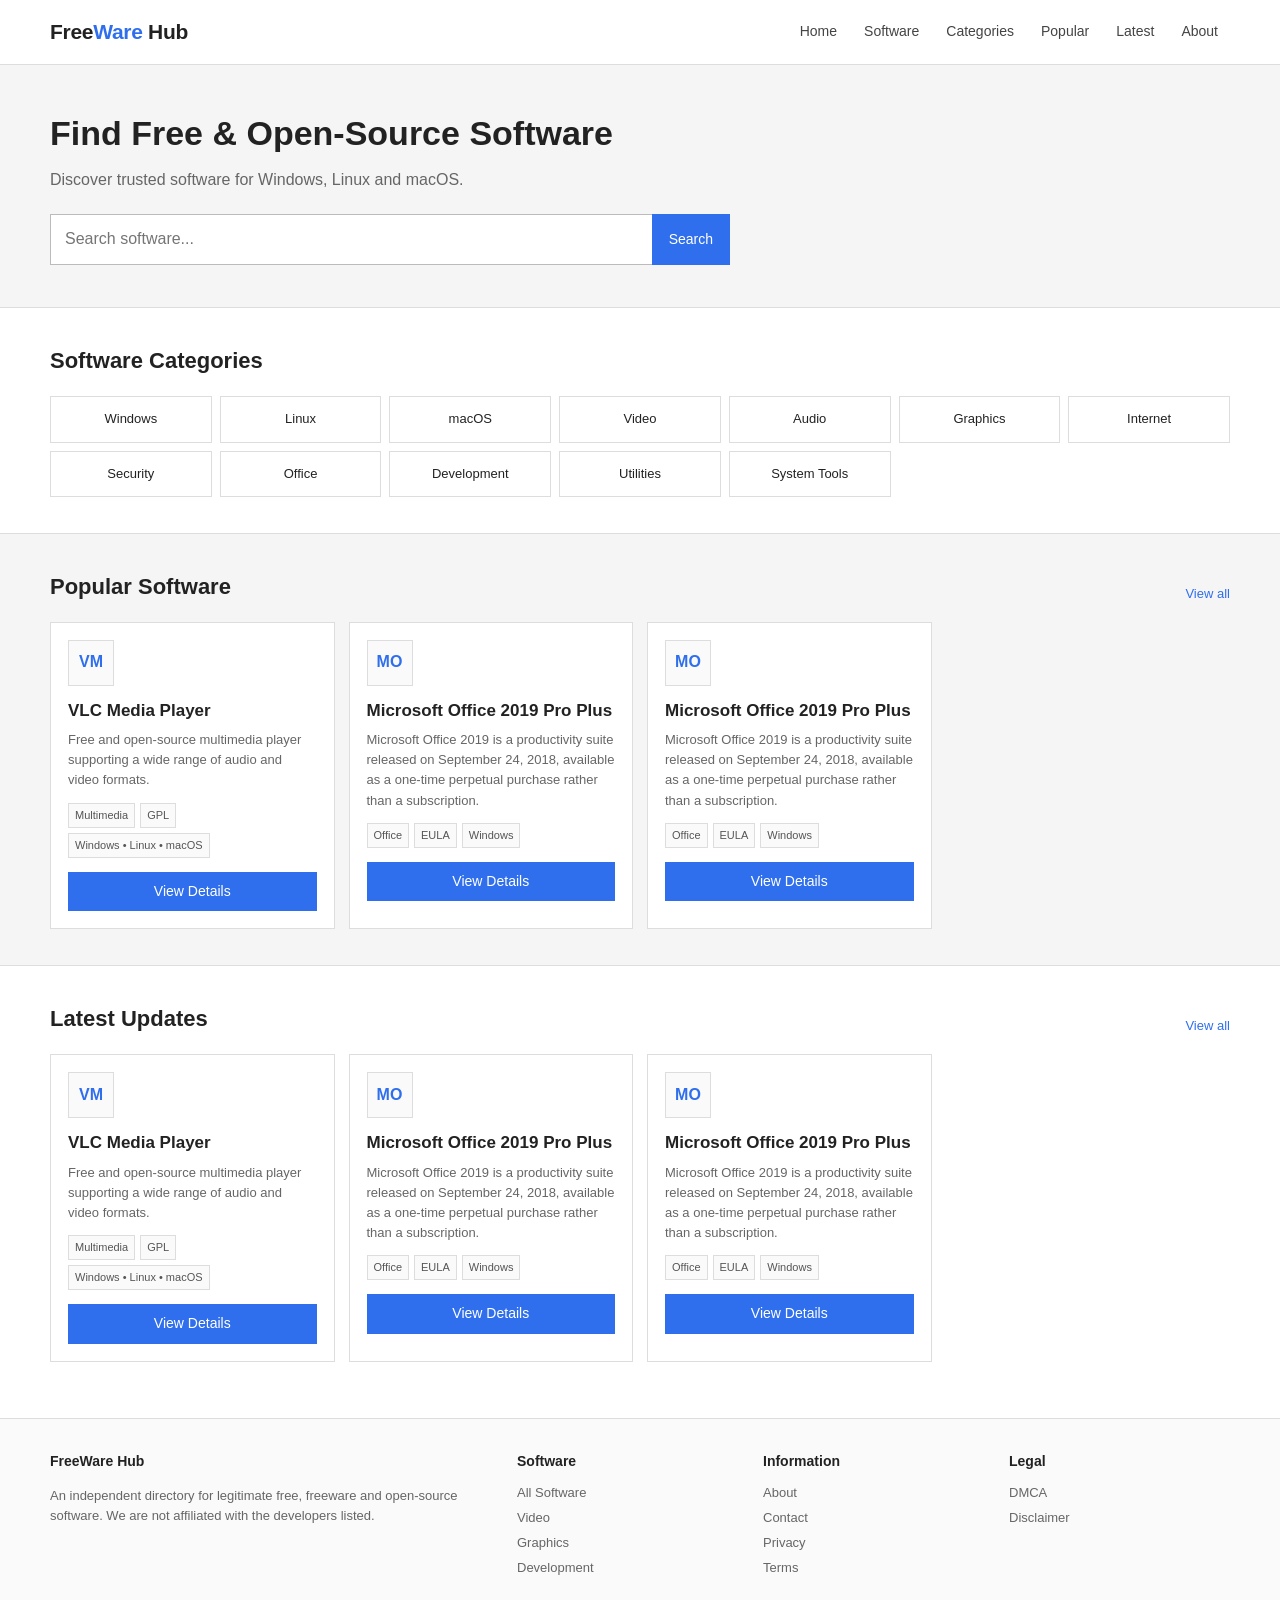
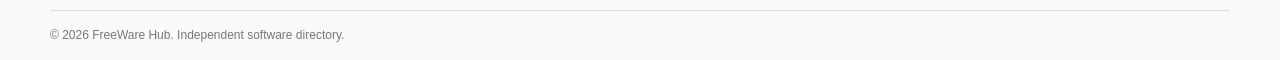
<file: index.html>
<!doctype html>
<html lang="en">
<head>
<meta charset="utf-8"><meta name="viewport" content="width=device-width,initial-scale=1">
<title>FreeWare Hub - Free & Open-Source Software</title>
<meta name="description" content="A simple independent directory for legal free, freeware and open-source software.">
<meta name="robots" content="index,follow"><link rel="canonical" href="">
<meta property="og:title" content="FreeWare Hub - Free & Open-Source Software"><meta property="og:description" content="Legal free and open-source software directory.">
<link rel="stylesheet" href="css/style.css"><link rel="stylesheet" href="css/responsive.css">
</head>
<body data-page="home">
<header class="site-header"><div class="container header-inner">
<a class="logo" href="index.html">Free<span>Ware</span> Hub</a>
<button class="menu-toggle" aria-label="Open navigation" aria-expanded="false">☰</button>
<nav class="nav"><a href="index.html">Home</a><a href="category.html">Software</a><a href="category.html">Categories</a><a href="category.html?category=Video">Popular</a><a href="category.html">Latest</a><a href="about.html">About</a></nav>
</div></header>
<main>
<section class="hero"><div class="container"><h1>Find Free & Open-Source Software</h1><p>Discover trusted software for Windows, Linux and macOS.</p><form class="searchbar" id="searchForm"><input id="searchInput" aria-label="Search software" placeholder="Search software..." autocomplete="off"><button class="btn">Search</button></form></div></section>
<section class="section"><div class="container"><div class="section-title"><h2>Software Categories</h2></div><div class="category-grid">
<a class="category" href="category.html?category=Windows">Windows</a><a class="category" href="category.html?category=Linux">Linux</a><a class="category" href="category.html?category=macOS">macOS</a><a class="category" href="category.html?category=Video">Video</a><a class="category" href="category.html?category=Audio">Audio</a><a class="category" href="category.html?category=Graphics">Graphics</a><a class="category" href="category.html?category=Internet">Internet</a><a class="category" href="category.html?category=Security">Security</a><a class="category" href="category.html?category=Office">Office</a><a class="category" href="category.html?category=Development">Development</a><a class="category" href="category.html?category=Utilities">Utilities</a><a class="category" href="category.html?category=System Tools">System Tools</a></div></div></section>
<section class="section alt"><div class="container"><div class="section-title"><h2>Popular Software</h2><a href="category.html">View all</a></div><div class="software-grid" id="popular"><div class="empty">Loading...</div></div></div></section>
<section class="section"><div class="container"><div class="section-title"><h2>Latest Updates</h2><a href="category.html">View all</a></div><div class="software-grid" id="latest"><div class="empty">Loading...</div></div></div></section>
</main>
<footer class="site-footer"><div class="container footer-grid">
<div><h3>FreeWare Hub</h3><p>An independent directory for legitimate free, freeware and open-source software. We are not affiliated with the developers listed.</p></div>
<div><h3>Software</h3><div class="footer-links"><a href="category.html">All Software</a><a href="category.html?category=Video">Video</a><a href="category.html?category=Graphics">Graphics</a><a href="category.html?category=Development">Development</a></div></div>
<div><h3>Information</h3><div class="footer-links"><a href="about.html">About</a><a href="contact.html">Contact</a><a href="privacy.html">Privacy</a><a href="terms.html">Terms</a></div></div>
<div><h3>Legal</h3><div class="footer-links"><a href="dmca.html">DMCA</a><a href="terms.html">Disclaimer</a></div></div>
</div><div class="container copyright">© 2026 FreeWare Hub. Independent software directory.</div></footer>
<script src="js/app.js"></script></body></html>
</file>
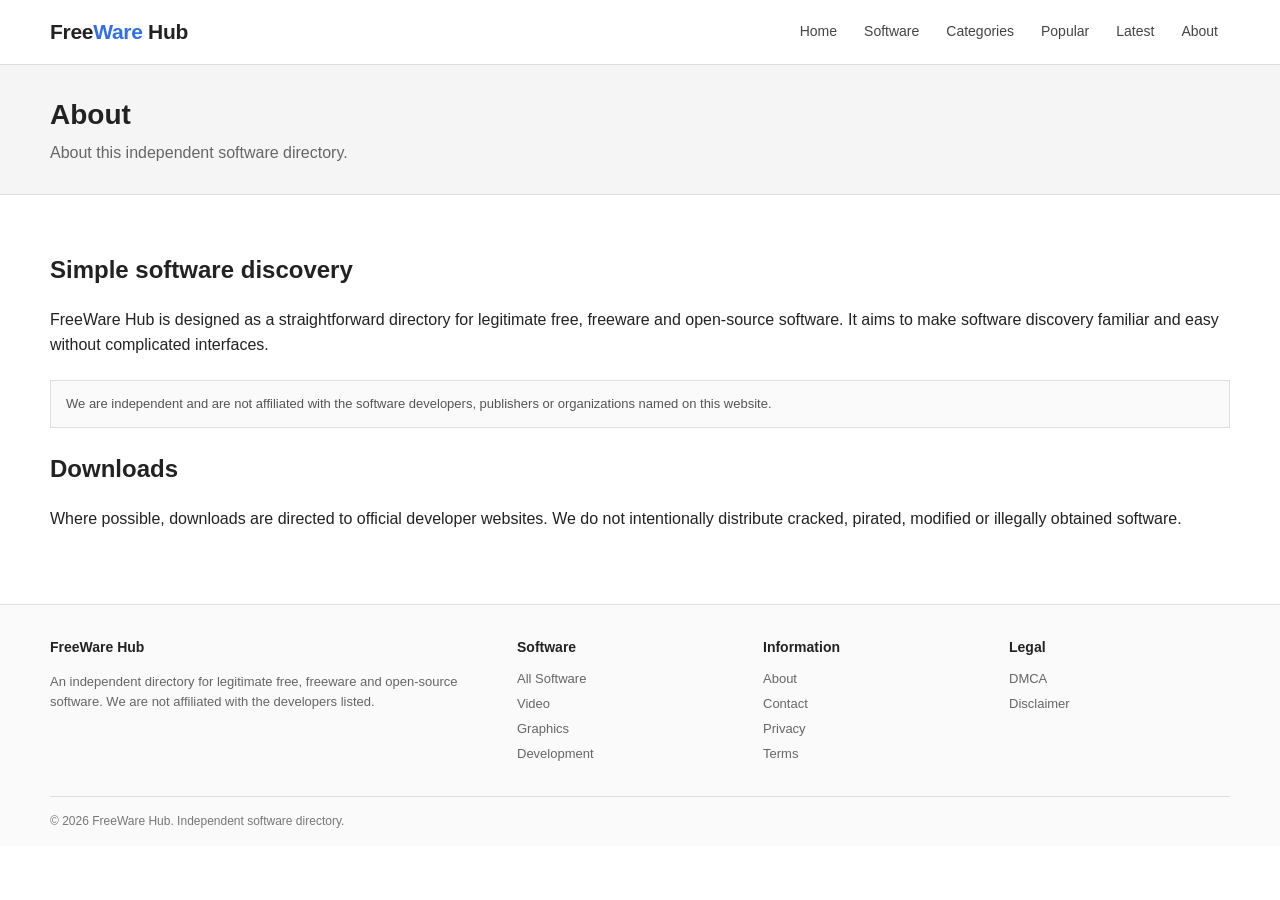
<file: about.html>
<!doctype html>
<html lang="en">
<head>
<meta charset="utf-8"><meta name="viewport" content="width=device-width,initial-scale=1">
<title>About - FreeWare Hub</title>
<meta name="description" content="A simple independent directory for legal free, freeware and open-source software.">
<meta name="robots" content="index,follow"><link rel="canonical" href="">
<meta property="og:title" content="About - FreeWare Hub"><meta property="og:description" content="Legal free and open-source software directory.">
<link rel="stylesheet" href="css/style.css"><link rel="stylesheet" href="css/responsive.css">
</head>
<body data-page="static">
<header class="site-header"><div class="container header-inner">
<a class="logo" href="index.html">Free<span>Ware</span> Hub</a>
<button class="menu-toggle" aria-label="Open navigation" aria-expanded="false">☰</button>
<nav class="nav"><a href="index.html">Home</a><a href="category.html">Software</a><a href="category.html">Categories</a><a href="category.html?category=Video">Popular</a><a href="category.html">Latest</a><a href="about.html">About</a></nav>
</div></header>
<main><section class="page-head"><div class="container"><h1>About</h1><p>About this independent software directory.</p></div></section><section class="section"><div class="container"><h2>Simple software discovery</h2><p>FreeWare Hub is designed as a straightforward directory for legitimate free, freeware and open-source software. It aims to make software discovery familiar and easy without complicated interfaces.</p><div class="notice">We are independent and are not affiliated with the software developers, publishers or organizations named on this website.</div><h2>Downloads</h2><p>Where possible, downloads are directed to official developer websites. We do not intentionally distribute cracked, pirated, modified or illegally obtained software.</p></div></section></main>
<footer class="site-footer"><div class="container footer-grid">
<div><h3>FreeWare Hub</h3><p>An independent directory for legitimate free, freeware and open-source software. We are not affiliated with the developers listed.</p></div>
<div><h3>Software</h3><div class="footer-links"><a href="category.html">All Software</a><a href="category.html?category=Video">Video</a><a href="category.html?category=Graphics">Graphics</a><a href="category.html?category=Development">Development</a></div></div>
<div><h3>Information</h3><div class="footer-links"><a href="about.html">About</a><a href="contact.html">Contact</a><a href="privacy.html">Privacy</a><a href="terms.html">Terms</a></div></div>
<div><h3>Legal</h3><div class="footer-links"><a href="dmca.html">DMCA</a><a href="terms.html">Disclaimer</a></div></div>
</div><div class="container copyright">© 2026 FreeWare Hub. Independent software directory.</div></footer>
<script src="js/app.js"></script></body></html>
</file>
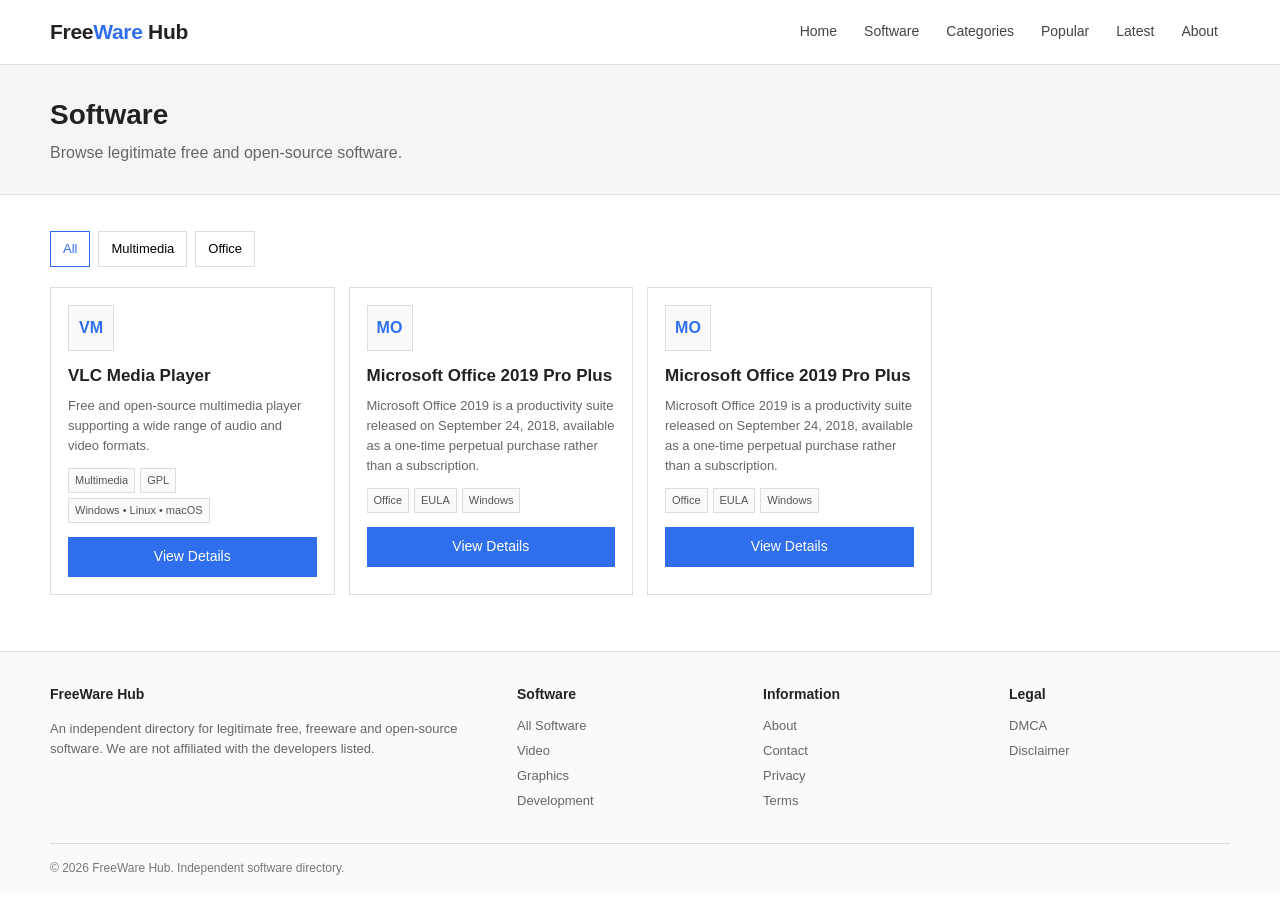
<file: category.html>
<!doctype html>
<html lang="en">
<head>
<meta charset="utf-8"><meta name="viewport" content="width=device-width,initial-scale=1">
<title>Software Categories - FreeWare Hub</title>
<meta name="description" content="A simple independent directory for legal free, freeware and open-source software.">
<meta name="robots" content="index,follow"><link rel="canonical" href="">
<meta property="og:title" content="Software Categories - FreeWare Hub"><meta property="og:description" content="Legal free and open-source software directory.">
<link rel="stylesheet" href="css/style.css"><link rel="stylesheet" href="css/responsive.css">
</head>
<body data-page="category">
<header class="site-header"><div class="container header-inner">
<a class="logo" href="index.html">Free<span>Ware</span> Hub</a>
<button class="menu-toggle" aria-label="Open navigation" aria-expanded="false">☰</button>
<nav class="nav"><a href="index.html">Home</a><a href="category.html">Software</a><a href="category.html">Categories</a><a href="category.html?category=Video">Popular</a><a href="category.html">Latest</a><a href="about.html">About</a></nav>
</div></header>
<main><section class="page-head"><div class="container"><h1>Software</h1><p>Browse legitimate free and open-source software.</p></div></section><section class="section"><div class="container"><div id="filters" class="filters"></div><div id="results" class="software-grid"><div class="empty">Loading...</div></div></div></section></main>
<footer class="site-footer"><div class="container footer-grid">
<div><h3>FreeWare Hub</h3><p>An independent directory for legitimate free, freeware and open-source software. We are not affiliated with the developers listed.</p></div>
<div><h3>Software</h3><div class="footer-links"><a href="category.html">All Software</a><a href="category.html?category=Video">Video</a><a href="category.html?category=Graphics">Graphics</a><a href="category.html?category=Development">Development</a></div></div>
<div><h3>Information</h3><div class="footer-links"><a href="about.html">About</a><a href="contact.html">Contact</a><a href="privacy.html">Privacy</a><a href="terms.html">Terms</a></div></div>
<div><h3>Legal</h3><div class="footer-links"><a href="dmca.html">DMCA</a><a href="terms.html">Disclaimer</a></div></div>
</div><div class="container copyright">© 2026 FreeWare Hub. Independent software directory.</div></footer>
<script src="js/app.js"></script></body></html>
</file>
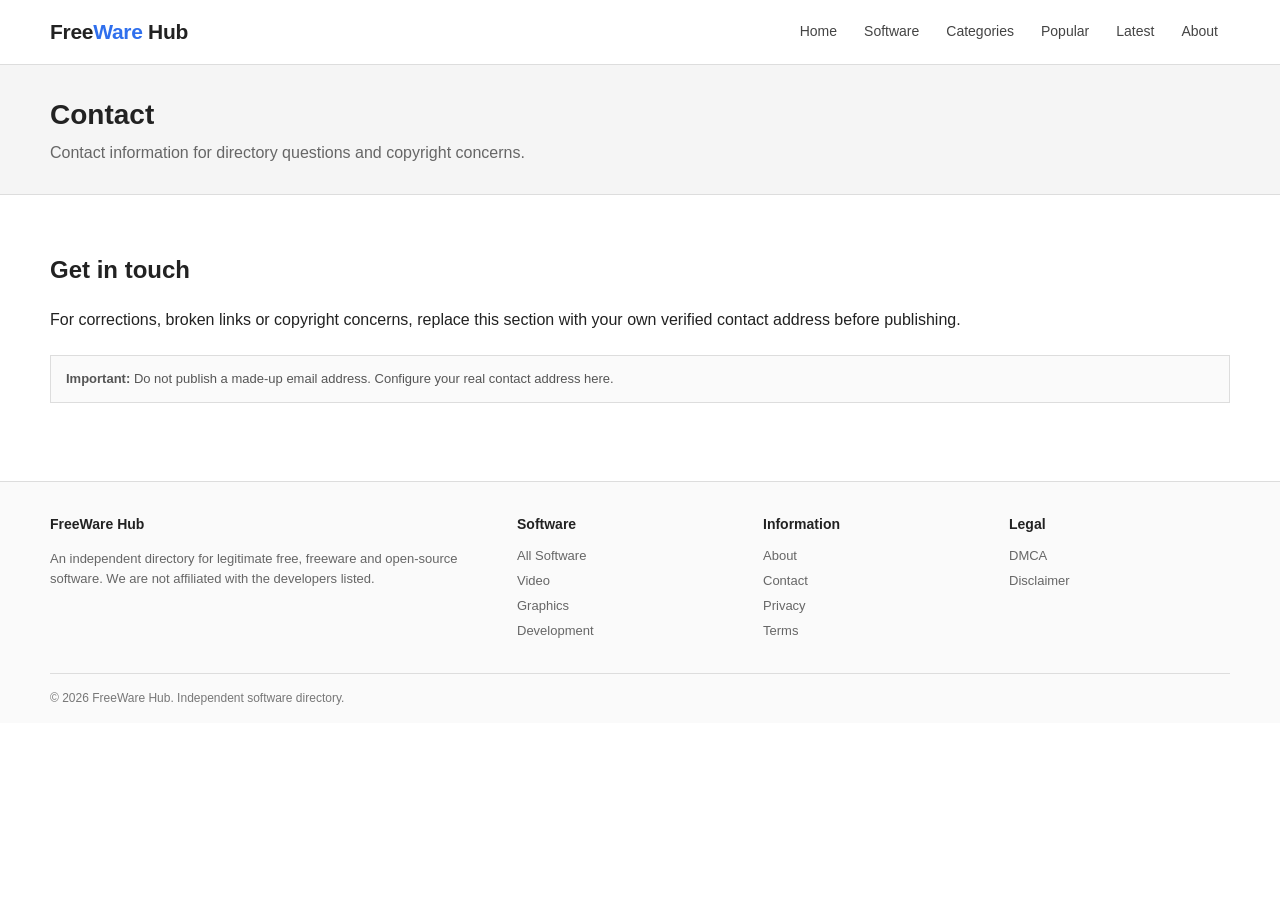
<file: contact.html>
<!doctype html>
<html lang="en">
<head>
<meta charset="utf-8"><meta name="viewport" content="width=device-width,initial-scale=1">
<title>Contact - FreeWare Hub</title>
<meta name="description" content="A simple independent directory for legal free, freeware and open-source software.">
<meta name="robots" content="index,follow"><link rel="canonical" href="">
<meta property="og:title" content="Contact - FreeWare Hub"><meta property="og:description" content="Legal free and open-source software directory.">
<link rel="stylesheet" href="css/style.css"><link rel="stylesheet" href="css/responsive.css">
</head>
<body data-page="static">
<header class="site-header"><div class="container header-inner">
<a class="logo" href="index.html">Free<span>Ware</span> Hub</a>
<button class="menu-toggle" aria-label="Open navigation" aria-expanded="false">☰</button>
<nav class="nav"><a href="index.html">Home</a><a href="category.html">Software</a><a href="category.html">Categories</a><a href="category.html?category=Video">Popular</a><a href="category.html">Latest</a><a href="about.html">About</a></nav>
</div></header>
<main><section class="page-head"><div class="container"><h1>Contact</h1><p>Contact information for directory questions and copyright concerns.</p></div></section><section class="section"><div class="container"><h2>Get in touch</h2><p>For corrections, broken links or copyright concerns, replace this section with your own verified contact address before publishing.</p><div class="notice"><strong>Important:</strong> Do not publish a made-up email address. Configure your real contact address here.</div></div></section></main>
<footer class="site-footer"><div class="container footer-grid">
<div><h3>FreeWare Hub</h3><p>An independent directory for legitimate free, freeware and open-source software. We are not affiliated with the developers listed.</p></div>
<div><h3>Software</h3><div class="footer-links"><a href="category.html">All Software</a><a href="category.html?category=Video">Video</a><a href="category.html?category=Graphics">Graphics</a><a href="category.html?category=Development">Development</a></div></div>
<div><h3>Information</h3><div class="footer-links"><a href="about.html">About</a><a href="contact.html">Contact</a><a href="privacy.html">Privacy</a><a href="terms.html">Terms</a></div></div>
<div><h3>Legal</h3><div class="footer-links"><a href="dmca.html">DMCA</a><a href="terms.html">Disclaimer</a></div></div>
</div><div class="container copyright">© 2026 FreeWare Hub. Independent software directory.</div></footer>
<script src="js/app.js"></script></body></html>
</file>
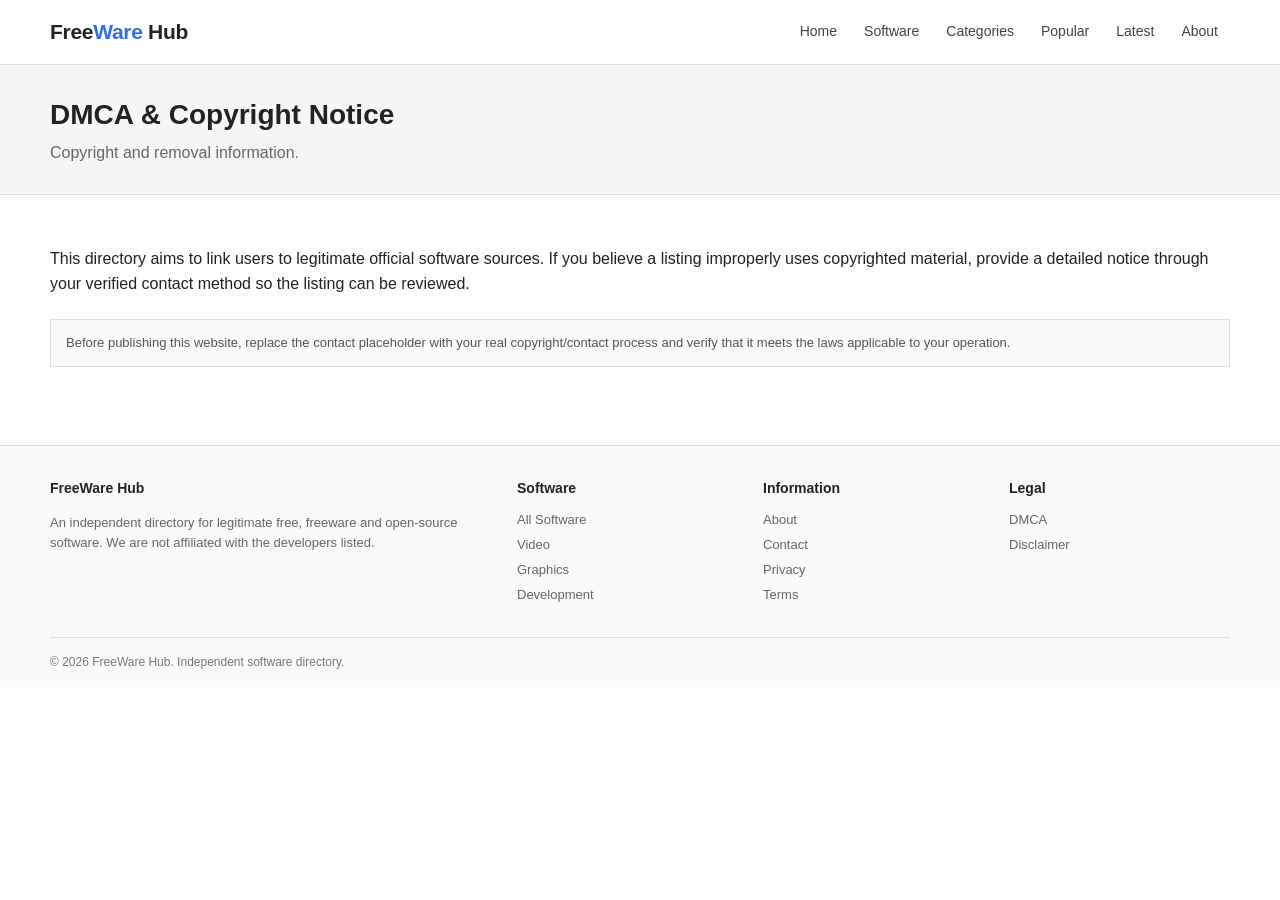
<file: dmca.html>
<!doctype html>
<html lang="en">
<head>
<meta charset="utf-8"><meta name="viewport" content="width=device-width,initial-scale=1">
<title>DMCA & Copyright Notice - FreeWare Hub</title>
<meta name="description" content="A simple independent directory for legal free, freeware and open-source software.">
<meta name="robots" content="index,follow"><link rel="canonical" href="">
<meta property="og:title" content="DMCA & Copyright Notice - FreeWare Hub"><meta property="og:description" content="Legal free and open-source software directory.">
<link rel="stylesheet" href="css/style.css"><link rel="stylesheet" href="css/responsive.css">
</head>
<body data-page="static">
<header class="site-header"><div class="container header-inner">
<a class="logo" href="index.html">Free<span>Ware</span> Hub</a>
<button class="menu-toggle" aria-label="Open navigation" aria-expanded="false">☰</button>
<nav class="nav"><a href="index.html">Home</a><a href="category.html">Software</a><a href="category.html">Categories</a><a href="category.html?category=Video">Popular</a><a href="category.html">Latest</a><a href="about.html">About</a></nav>
</div></header>
<main><section class="page-head"><div class="container"><h1>DMCA & Copyright Notice</h1><p>Copyright and removal information.</p></div></section><section class="section"><div class="container"><p>This directory aims to link users to legitimate official software sources. If you believe a listing improperly uses copyrighted material, provide a detailed notice through your verified contact method so the listing can be reviewed.</p><div class="notice">Before publishing this website, replace the contact placeholder with your real copyright/contact process and verify that it meets the laws applicable to your operation.</div></div></section></main>
<footer class="site-footer"><div class="container footer-grid">
<div><h3>FreeWare Hub</h3><p>An independent directory for legitimate free, freeware and open-source software. We are not affiliated with the developers listed.</p></div>
<div><h3>Software</h3><div class="footer-links"><a href="category.html">All Software</a><a href="category.html?category=Video">Video</a><a href="category.html?category=Graphics">Graphics</a><a href="category.html?category=Development">Development</a></div></div>
<div><h3>Information</h3><div class="footer-links"><a href="about.html">About</a><a href="contact.html">Contact</a><a href="privacy.html">Privacy</a><a href="terms.html">Terms</a></div></div>
<div><h3>Legal</h3><div class="footer-links"><a href="dmca.html">DMCA</a><a href="terms.html">Disclaimer</a></div></div>
</div><div class="container copyright">© 2026 FreeWare Hub. Independent software directory.</div></footer>
<script src="js/app.js"></script></body></html>
</file>
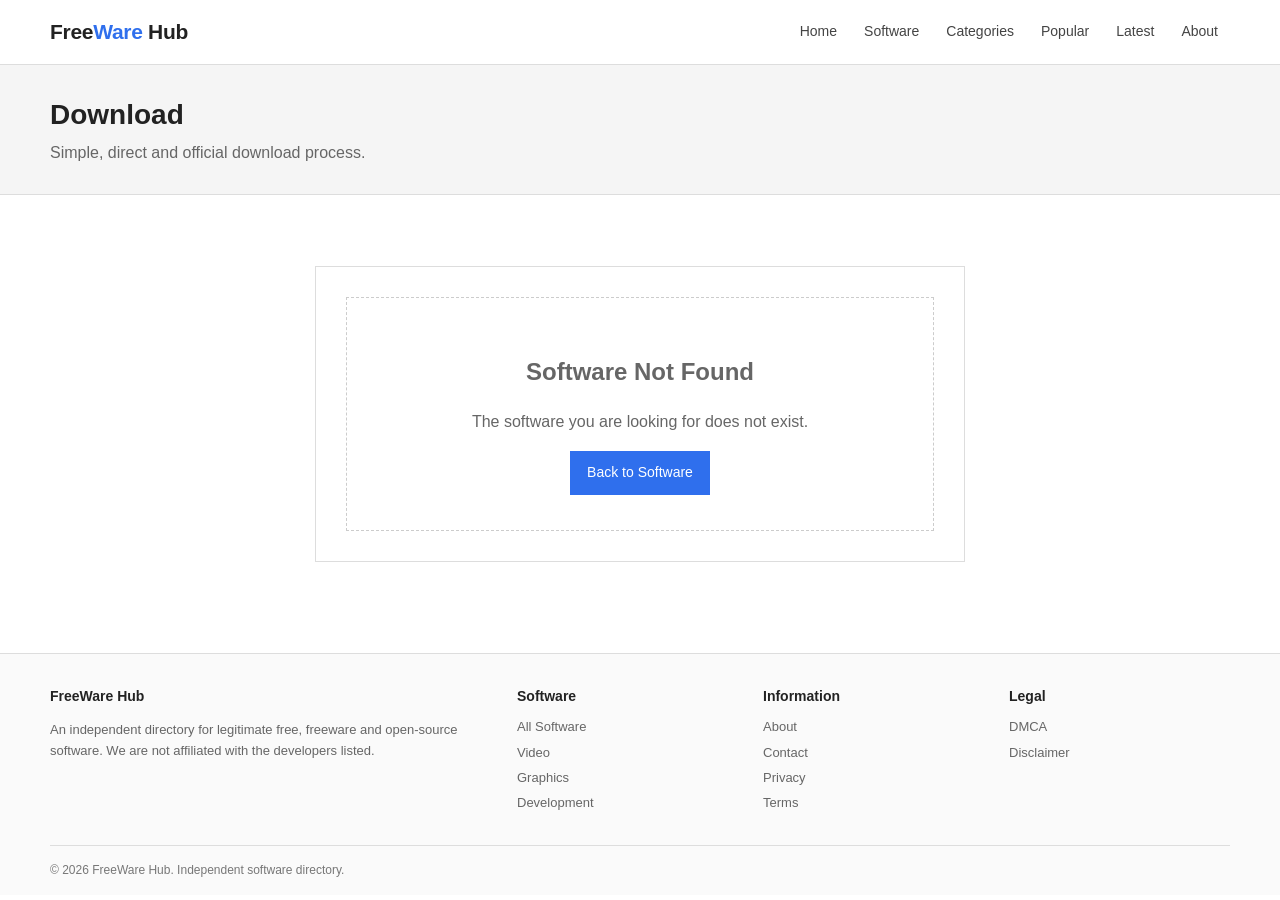
<file: download.html>
<!doctype html>
<html lang="en">
<head>
<meta charset="utf-8"><meta name="viewport" content="width=device-width,initial-scale=1">
<title>Download - FreeWare Hub</title>
<meta name="description" content="A simple independent directory for legal free, freeware and open-source software.">
<meta name="robots" content="index,follow"><link rel="canonical" href="">
<meta property="og:title" content="Download - FreeWare Hub"><meta property="og:description" content="Legal free and open-source software directory.">
<link rel="stylesheet" href="css/style.css"><link rel="stylesheet" href="css/responsive.css">
</head>
<body data-page="download">
<header class="site-header"><div class="container header-inner">
<a class="logo" href="index.html">Free<span>Ware</span> Hub</a>
<button class="menu-toggle" aria-label="Open navigation" aria-expanded="false">☰</button>
<nav class="nav"><a href="index.html">Home</a><a href="category.html">Software</a><a href="category.html">Categories</a><a href="category.html?category=Video">Popular</a><a href="category.html">Latest</a><a href="about.html">About</a></nav>
</div></header>
<main><section class="page-head"><div class="container"><h1>Download</h1><p>Simple, direct and official download process.</p></div></section><section class="section"><div class="container"><div class="download-box" id="downloadBox"><div class="empty">Loading...</div></div></div></section></main>
<footer class="site-footer"><div class="container footer-grid">
<div><h3>FreeWare Hub</h3><p>An independent directory for legitimate free, freeware and open-source software. We are not affiliated with the developers listed.</p></div>
<div><h3>Software</h3><div class="footer-links"><a href="category.html">All Software</a><a href="category.html?category=Video">Video</a><a href="category.html?category=Graphics">Graphics</a><a href="category.html?category=Development">Development</a></div></div>
<div><h3>Information</h3><div class="footer-links"><a href="about.html">About</a><a href="contact.html">Contact</a><a href="privacy.html">Privacy</a><a href="terms.html">Terms</a></div></div>
<div><h3>Legal</h3><div class="footer-links"><a href="dmca.html">DMCA</a><a href="terms.html">Disclaimer</a></div></div>
</div><div class="container copyright">© 2026 FreeWare Hub. Independent software directory.</div></footer>
<script src="js/app.js"></script></body></html>
</file>
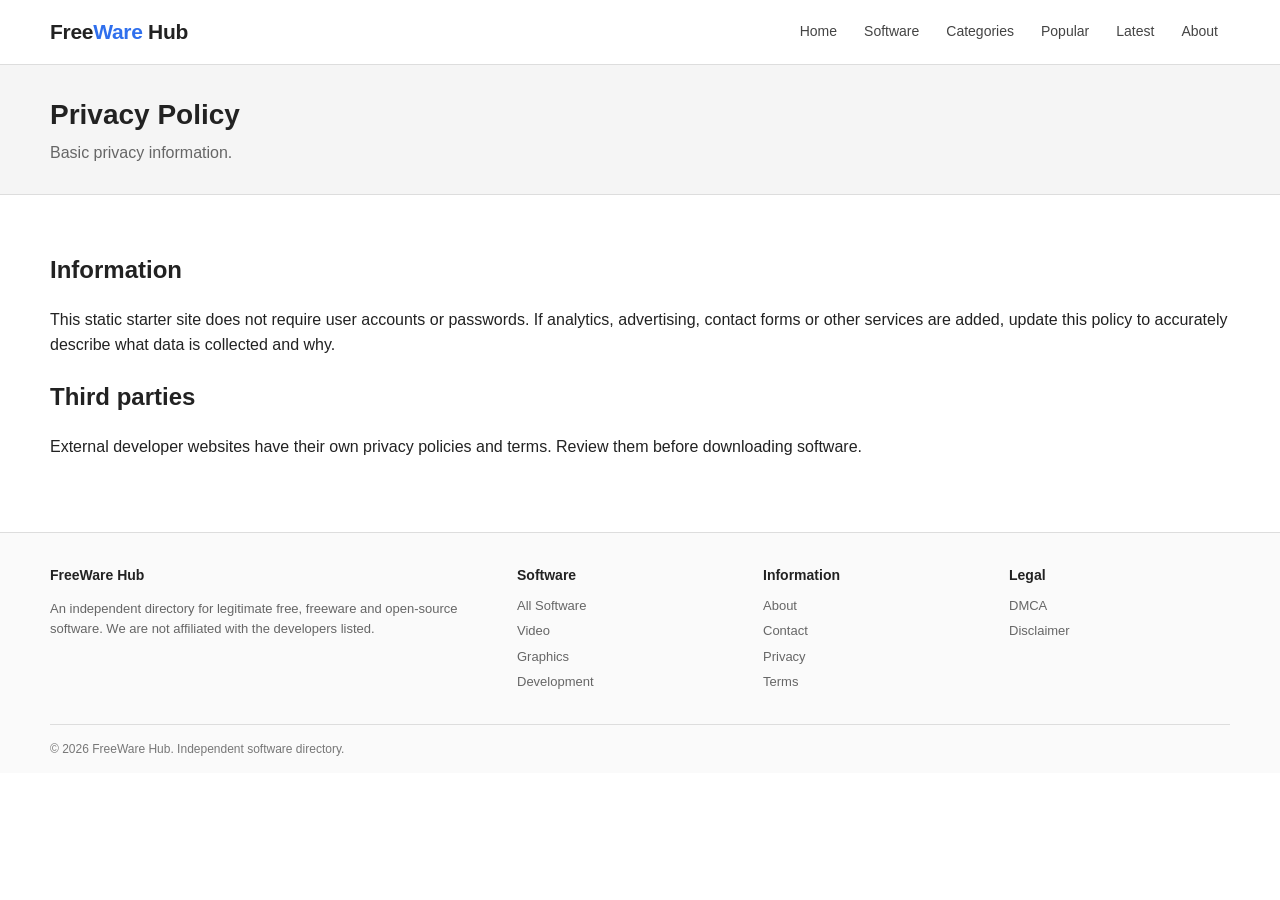
<file: privacy.html>
<!doctype html>
<html lang="en">
<head>
<meta charset="utf-8"><meta name="viewport" content="width=device-width,initial-scale=1">
<title>Privacy Policy - FreeWare Hub</title>
<meta name="description" content="A simple independent directory for legal free, freeware and open-source software.">
<meta name="robots" content="index,follow"><link rel="canonical" href="">
<meta property="og:title" content="Privacy Policy - FreeWare Hub"><meta property="og:description" content="Legal free and open-source software directory.">
<link rel="stylesheet" href="css/style.css"><link rel="stylesheet" href="css/responsive.css">
</head>
<body data-page="static">
<header class="site-header"><div class="container header-inner">
<a class="logo" href="index.html">Free<span>Ware</span> Hub</a>
<button class="menu-toggle" aria-label="Open navigation" aria-expanded="false">☰</button>
<nav class="nav"><a href="index.html">Home</a><a href="category.html">Software</a><a href="category.html">Categories</a><a href="category.html?category=Video">Popular</a><a href="category.html">Latest</a><a href="about.html">About</a></nav>
</div></header>
<main><section class="page-head"><div class="container"><h1>Privacy Policy</h1><p>Basic privacy information.</p></div></section><section class="section"><div class="container"><h2>Information</h2><p>This static starter site does not require user accounts or passwords. If analytics, advertising, contact forms or other services are added, update this policy to accurately describe what data is collected and why.</p><h2>Third parties</h2><p>External developer websites have their own privacy policies and terms. Review them before downloading software.</p></div></section></main>
<footer class="site-footer"><div class="container footer-grid">
<div><h3>FreeWare Hub</h3><p>An independent directory for legitimate free, freeware and open-source software. We are not affiliated with the developers listed.</p></div>
<div><h3>Software</h3><div class="footer-links"><a href="category.html">All Software</a><a href="category.html?category=Video">Video</a><a href="category.html?category=Graphics">Graphics</a><a href="category.html?category=Development">Development</a></div></div>
<div><h3>Information</h3><div class="footer-links"><a href="about.html">About</a><a href="contact.html">Contact</a><a href="privacy.html">Privacy</a><a href="terms.html">Terms</a></div></div>
<div><h3>Legal</h3><div class="footer-links"><a href="dmca.html">DMCA</a><a href="terms.html">Disclaimer</a></div></div>
</div><div class="container copyright">© 2026 FreeWare Hub. Independent software directory.</div></footer>
<script src="js/app.js"></script></body></html>
</file>
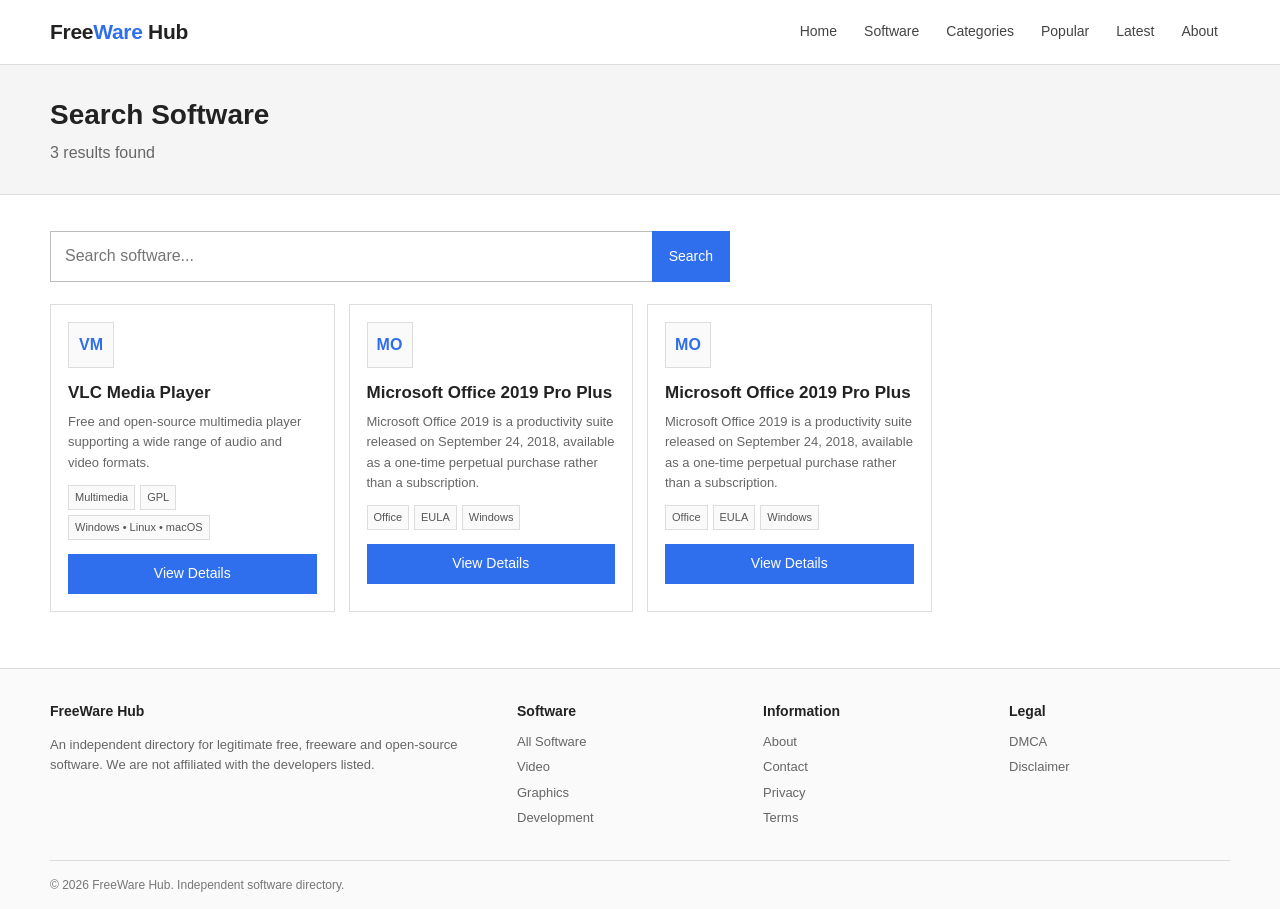
<file: search.html>
<!doctype html>
<html lang="en">
<head>
<meta charset="utf-8"><meta name="viewport" content="width=device-width,initial-scale=1">
<title>Search Software - FreeWare Hub</title>
<meta name="description" content="A simple independent directory for legal free, freeware and open-source software.">
<meta name="robots" content="index,follow"><link rel="canonical" href="">
<meta property="og:title" content="Search Software - FreeWare Hub"><meta property="og:description" content="Legal free and open-source software directory.">
<link rel="stylesheet" href="css/style.css"><link rel="stylesheet" href="css/responsive.css">
</head>
<body data-page="search">
<header class="site-header"><div class="container header-inner">
<a class="logo" href="index.html">Free<span>Ware</span> Hub</a>
<button class="menu-toggle" aria-label="Open navigation" aria-expanded="false">☰</button>
<nav class="nav"><a href="index.html">Home</a><a href="category.html">Software</a><a href="category.html">Categories</a><a href="category.html?category=Video">Popular</a><a href="category.html">Latest</a><a href="about.html">About</a></nav>
</div></header>
<main><section class="page-head"><div class="container"><h1>Search Software</h1><p id="resultCount">Searching...</p></div></section><section class="section"><div class="container"><form class="searchbar" id="searchForm"><input id="searchInput" aria-label="Search software" placeholder="Search software..."><button class="btn">Search</button></form><div style="height:22px"></div><div id="results" class="software-grid"></div></div></section></main>
<footer class="site-footer"><div class="container footer-grid">
<div><h3>FreeWare Hub</h3><p>An independent directory for legitimate free, freeware and open-source software. We are not affiliated with the developers listed.</p></div>
<div><h3>Software</h3><div class="footer-links"><a href="category.html">All Software</a><a href="category.html?category=Video">Video</a><a href="category.html?category=Graphics">Graphics</a><a href="category.html?category=Development">Development</a></div></div>
<div><h3>Information</h3><div class="footer-links"><a href="about.html">About</a><a href="contact.html">Contact</a><a href="privacy.html">Privacy</a><a href="terms.html">Terms</a></div></div>
<div><h3>Legal</h3><div class="footer-links"><a href="dmca.html">DMCA</a><a href="terms.html">Disclaimer</a></div></div>
</div><div class="container copyright">© 2026 FreeWare Hub. Independent software directory.</div></footer>
<script src="js/app.js"></script></body></html>
</file>
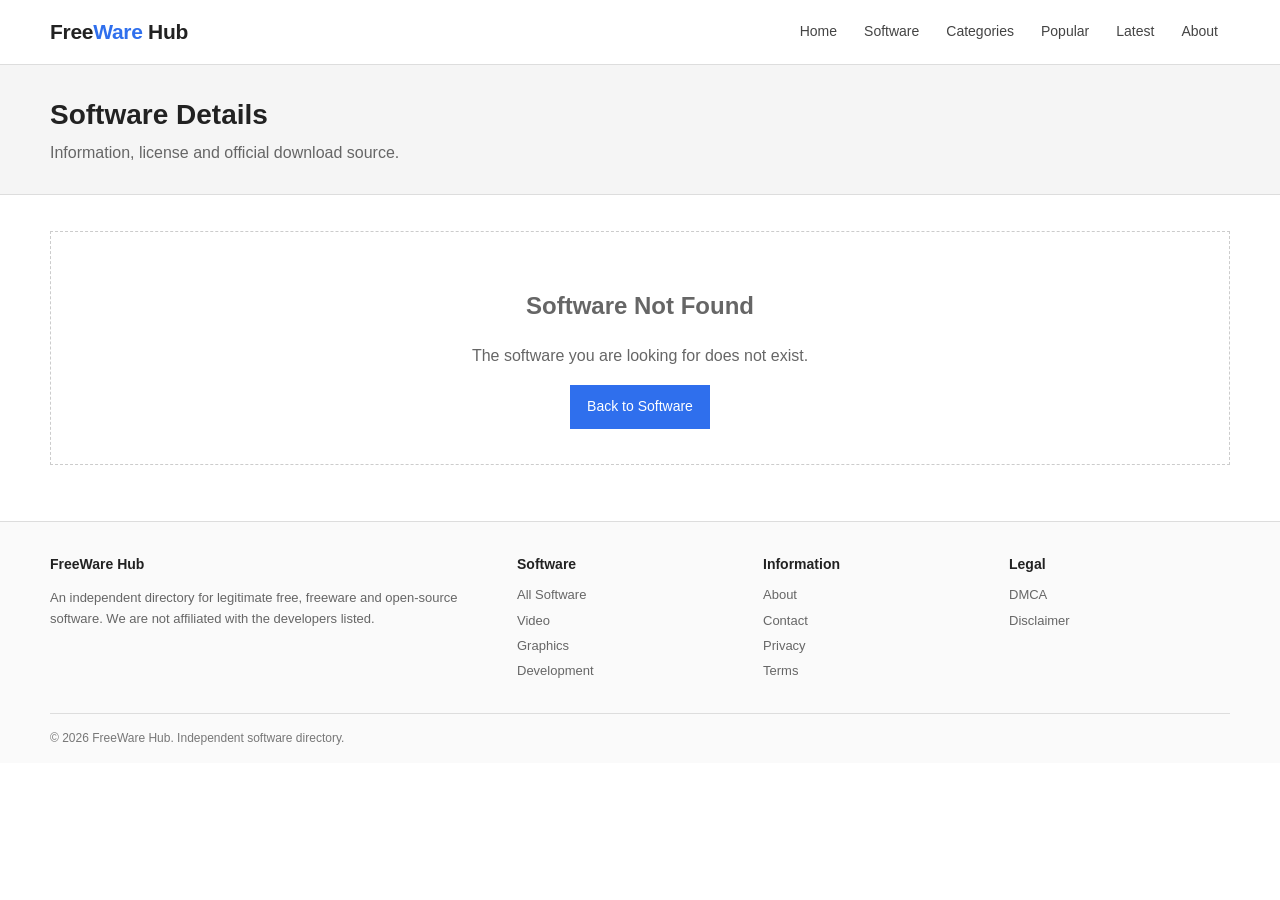
<file: software.html>
<!doctype html>
<html lang="en">
<head>
<meta charset="utf-8"><meta name="viewport" content="width=device-width,initial-scale=1">
<title>Software Details - FreeWare Hub</title>
<meta name="description" content="A simple independent directory for legal free, freeware and open-source software.">
<meta name="robots" content="index,follow"><link rel="canonical" href="">
<meta property="og:title" content="Software Details - FreeWare Hub"><meta property="og:description" content="Legal free and open-source software directory.">
<link rel="stylesheet" href="css/style.css"><link rel="stylesheet" href="css/responsive.css">
</head>
<body data-page="software">
<header class="site-header"><div class="container header-inner">
<a class="logo" href="index.html">Free<span>Ware</span> Hub</a>
<button class="menu-toggle" aria-label="Open navigation" aria-expanded="false">☰</button>
<nav class="nav"><a href="index.html">Home</a><a href="category.html">Software</a><a href="category.html">Categories</a><a href="category.html?category=Video">Popular</a><a href="category.html">Latest</a><a href="about.html">About</a></nav>
</div></header>
<main><section class="page-head"><div class="container"><h1>Software Details</h1><p>Information, license and official download source.</p></div></section><section class="section"><div class="container" id="softwareDetail"><div class="empty">Loading...</div></div></section></main>
<footer class="site-footer"><div class="container footer-grid">
<div><h3>FreeWare Hub</h3><p>An independent directory for legitimate free, freeware and open-source software. We are not affiliated with the developers listed.</p></div>
<div><h3>Software</h3><div class="footer-links"><a href="category.html">All Software</a><a href="category.html?category=Video">Video</a><a href="category.html?category=Graphics">Graphics</a><a href="category.html?category=Development">Development</a></div></div>
<div><h3>Information</h3><div class="footer-links"><a href="about.html">About</a><a href="contact.html">Contact</a><a href="privacy.html">Privacy</a><a href="terms.html">Terms</a></div></div>
<div><h3>Legal</h3><div class="footer-links"><a href="dmca.html">DMCA</a><a href="terms.html">Disclaimer</a></div></div>
</div><div class="container copyright">© 2026 FreeWare Hub. Independent software directory.</div></footer>
<script src="js/app.js"></script></body></html>
</file>
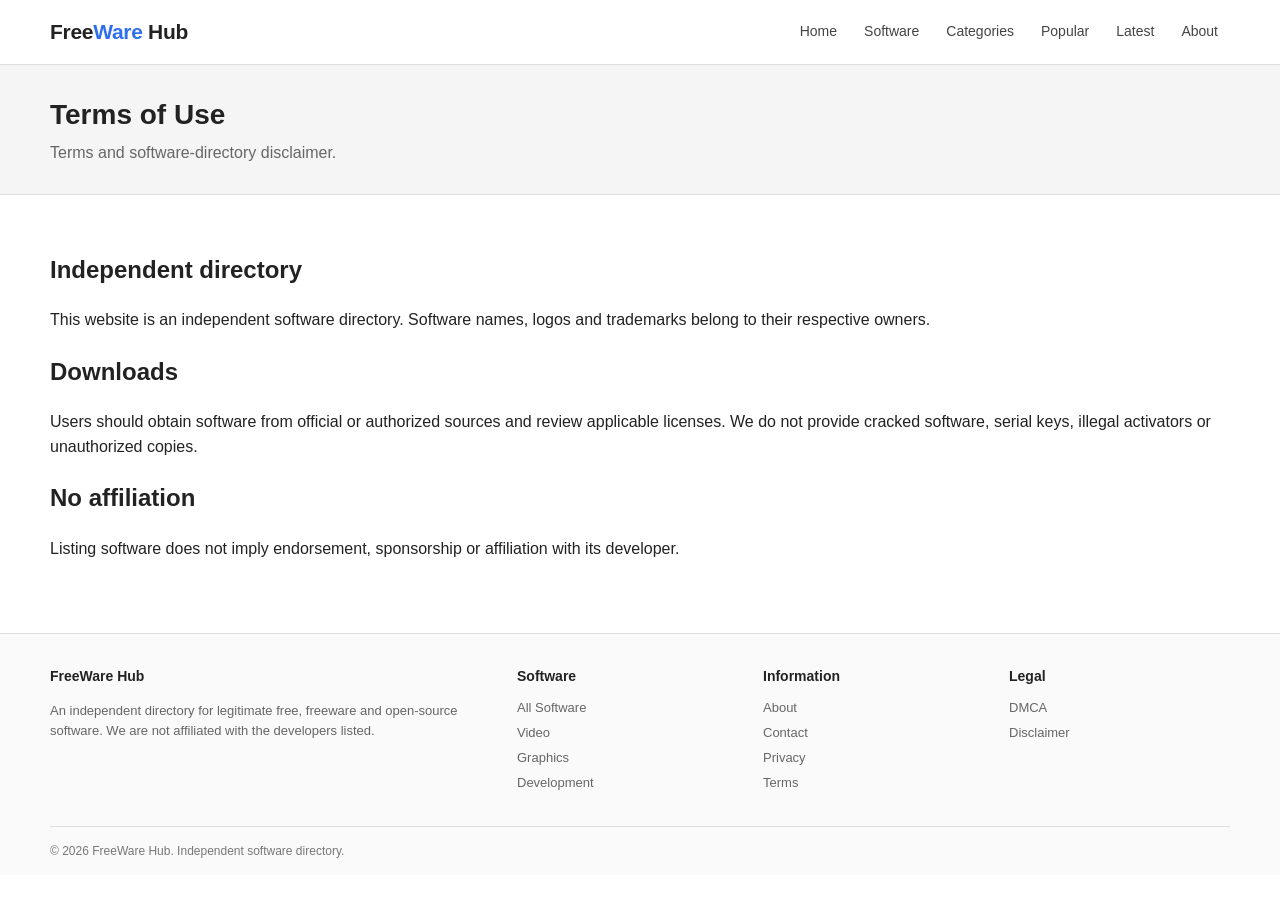
<file: terms.html>
<!doctype html>
<html lang="en">
<head>
<meta charset="utf-8"><meta name="viewport" content="width=device-width,initial-scale=1">
<title>Terms of Use - FreeWare Hub</title>
<meta name="description" content="A simple independent directory for legal free, freeware and open-source software.">
<meta name="robots" content="index,follow"><link rel="canonical" href="">
<meta property="og:title" content="Terms of Use - FreeWare Hub"><meta property="og:description" content="Legal free and open-source software directory.">
<link rel="stylesheet" href="css/style.css"><link rel="stylesheet" href="css/responsive.css">
</head>
<body data-page="static">
<header class="site-header"><div class="container header-inner">
<a class="logo" href="index.html">Free<span>Ware</span> Hub</a>
<button class="menu-toggle" aria-label="Open navigation" aria-expanded="false">☰</button>
<nav class="nav"><a href="index.html">Home</a><a href="category.html">Software</a><a href="category.html">Categories</a><a href="category.html?category=Video">Popular</a><a href="category.html">Latest</a><a href="about.html">About</a></nav>
</div></header>
<main><section class="page-head"><div class="container"><h1>Terms of Use</h1><p>Terms and software-directory disclaimer.</p></div></section><section class="section"><div class="container"><h2>Independent directory</h2><p>This website is an independent software directory. Software names, logos and trademarks belong to their respective owners.</p><h2>Downloads</h2><p>Users should obtain software from official or authorized sources and review applicable licenses. We do not provide cracked software, serial keys, illegal activators or unauthorized copies.</p><h2>No affiliation</h2><p>Listing software does not imply endorsement, sponsorship or affiliation with its developer.</p></div></section></main>
<footer class="site-footer"><div class="container footer-grid">
<div><h3>FreeWare Hub</h3><p>An independent directory for legitimate free, freeware and open-source software. We are not affiliated with the developers listed.</p></div>
<div><h3>Software</h3><div class="footer-links"><a href="category.html">All Software</a><a href="category.html?category=Video">Video</a><a href="category.html?category=Graphics">Graphics</a><a href="category.html?category=Development">Development</a></div></div>
<div><h3>Information</h3><div class="footer-links"><a href="about.html">About</a><a href="contact.html">Contact</a><a href="privacy.html">Privacy</a><a href="terms.html">Terms</a></div></div>
<div><h3>Legal</h3><div class="footer-links"><a href="dmca.html">DMCA</a><a href="terms.html">Disclaimer</a></div></div>
</div><div class="container copyright">© 2026 FreeWare Hub. Independent software directory.</div></footer>
<script src="js/app.js"></script></body></html>
</file>
<file: css/style.css>
:root{--bg:#fff;--section:#f5f5f5;--text:#222;--muted:#666;--border:#ddd;--primary:#2f6fed;--primary-dark:#2458bd;--max:1180px}
*{box-sizing:border-box}html{scroll-behavior:smooth}body{margin:0;font-family:Arial,Roboto,Inter,sans-serif;color:var(--text);background:var(--bg);line-height:1.55}a{color:inherit;text-decoration:none}button,input{font:inherit}
.container{width:min(100% - 32px,var(--max));margin:auto}.site-header{border-bottom:1px solid var(--border);background:#fff}.header-inner{min-height:64px;display:flex;align-items:center;justify-content:space-between;gap:20px}.logo{font-size:21px;font-weight:700;letter-spacing:-.3px}.logo span{color:var(--primary)}.nav{display:flex;align-items:center;gap:3px}.nav a{padding:9px 12px;font-size:14px;color:#444}.nav a:hover,.nav a.active{color:var(--primary)}.menu-toggle{display:none;background:none;border:1px solid var(--border);padding:8px 10px;cursor:pointer}
.hero{background:var(--section);border-bottom:1px solid var(--border);padding:42px 0}.hero h1{font-size:34px;margin:0 0 8px}.hero p{color:var(--muted);margin:0 0 22px}.searchbar{display:flex;max-width:680px}.searchbar input{flex:1;border:1px solid #bbb;border-right:0;padding:12px 14px;outline:none;background:#fff}.searchbar input:focus{border-color:var(--primary)}.btn{display:inline-flex;align-items:center;justify-content:center;border:1px solid var(--primary);background:var(--primary);color:#fff;padding:10px 16px;cursor:pointer;font-size:14px}.btn:hover{background:var(--primary-dark);border-color:var(--primary-dark)}.btn.secondary{background:#fff;color:#333;border-color:#bbb}.btn.secondary:hover{background:#f4f4f4}
.section{padding:36px 0}.section.alt{background:var(--section);border-block:1px solid var(--border)}.section-title{display:flex;justify-content:space-between;align-items:end;gap:15px;margin-bottom:18px}.section-title h2{font-size:22px;margin:0}.section-title a{font-size:13px;color:var(--primary)}
.category-grid{display:grid;grid-template-columns:repeat(7,1fr);gap:8px}.category{border:1px solid var(--border);background:#fff;padding:12px 10px;text-align:center;font-size:13px}.category:hover{border-color:var(--primary);color:var(--primary)}
.software-grid{display:grid;grid-template-columns:repeat(4,1fr);gap:14px}.card{border:1px solid var(--border);background:#fff;padding:17px;min-width:0}.card:hover{border-color:#bbb}.icon{width:46px;height:46px;border:1px solid var(--border);display:grid;place-items:center;font-weight:700;color:var(--primary);background:#fafafa;margin-bottom:12px}.card h3{font-size:17px;margin:0 0 6px}.card p{font-size:13px;color:var(--muted);margin:0 0 12px}.meta{display:flex;flex-wrap:wrap;gap:5px;margin-bottom:14px}.tag{font-size:11px;border:1px solid var(--border);padding:3px 6px;color:#555;background:#fafafa}.card .btn{width:100%;padding:8px}.filters{display:flex;gap:8px;flex-wrap:wrap;margin-bottom:20px}.filters button{background:#fff;border:1px solid var(--border);padding:7px 12px;font-size:13px;cursor:pointer}.filters button.active,.filters button:hover{border-color:var(--primary);color:var(--primary)}
.page-head{background:var(--section);border-bottom:1px solid var(--border);padding:28px 0}.page-head h1{margin:0 0 5px;font-size:28px}.page-head p{margin:0;color:var(--muted)}
.detail{display:grid;grid-template-columns:180px 1fr;gap:28px;padding:35px 0}.detail-icon{width:140px;height:140px;border:1px solid var(--border);display:grid;place-items:center;font-size:38px;font-weight:700;color:var(--primary);background:#fafafa}.detail h1{margin:0 0 5px;font-size:30px}.detail .description{color:var(--muted);font-size:16px}.info-table{border-top:1px solid var(--border);margin:22px 0}.info-row{display:grid;grid-template-columns:150px 1fr;border-bottom:1px solid var(--border);padding:9px 0;font-size:14px}.info-row strong{font-weight:600}.actions{display:flex;gap:8px;flex-wrap:wrap}.notice{border:1px solid var(--border);background:#fafafa;padding:13px 15px;font-size:13px;color:#555;margin:22px 0}.features{padding-left:20px}.download-box{max-width:650px;margin:35px auto;border:1px solid var(--border);padding:30px;text-align:center}.download-box h1{margin:0 0 5px}.spinner{width:32px;height:32px;border:3px solid #ddd;border-top-color:var(--primary);border-radius:50%;animation:spin .9s linear infinite;margin:22px auto}.progress{height:6px;background:#eee;margin:20px auto;max-width:380px;overflow:hidden}.progress span{display:block;height:100%;width:0;background:var(--primary);animation:progress 2.8s ease forwards}@keyframes spin{to{transform:rotate(360deg)}}@keyframes progress{to{width:100%}}@media(prefers-reduced-motion:reduce){*{scroll-behavior:auto!important;animation:none!important}}
.empty{text-align:center;border:1px dashed #ccc;padding:35px;color:var(--muted)}
.site-footer{border-top:1px solid var(--border);background:#fafafa;margin-top:20px}.footer-grid{display:grid;grid-template-columns:2fr repeat(3,1fr);gap:25px;padding:32px 0}.footer-grid h3{font-size:14px;margin:0 0 10px}.footer-grid p,.footer-grid a{font-size:13px;color:var(--muted)}.footer-links{display:flex;flex-direction:column;gap:5px}.copyright{border-top:1px solid var(--border);padding:15px 0;color:#777;font-size:12px}
</file>
<file: css/responsive.css>
@media(max-width:1100px){.category-grid{grid-template-columns:repeat(4,1fr)}.software-grid{grid-template-columns:repeat(3,1fr)}}
@media(max-width:768px){.container{width:min(100% - 24px,var(--max))}.header-inner{min-height:58px}.menu-toggle{display:block}.nav{display:none;position:absolute;top:59px;left:0;right:0;background:#fff;border-bottom:1px solid var(--border);padding:8px 12px;z-index:10;flex-direction:column;align-items:stretch}.nav.open{display:flex}.nav a{padding:11px 8px}.hero{padding:30px 0}.hero h1{font-size:28px}.software-grid{grid-template-columns:repeat(2,1fr)}.category-grid{grid-template-columns:repeat(2,1fr)}.detail{grid-template-columns:1fr}.detail-icon{width:100px;height:100px}.footer-grid{grid-template-columns:1fr 1fr}.info-row{grid-template-columns:120px 1fr}}
@media(max-width:576px){.software-grid{grid-template-columns:1fr}.footer-grid{grid-template-columns:1fr}.searchbar{display:block}.searchbar input{width:100%;border-right:1px solid #bbb;margin-bottom:7px}.searchbar .btn{width:100%}.hero h1{font-size:25px}.section{padding:28px 0}.detail h1{font-size:26px}}
</file>
